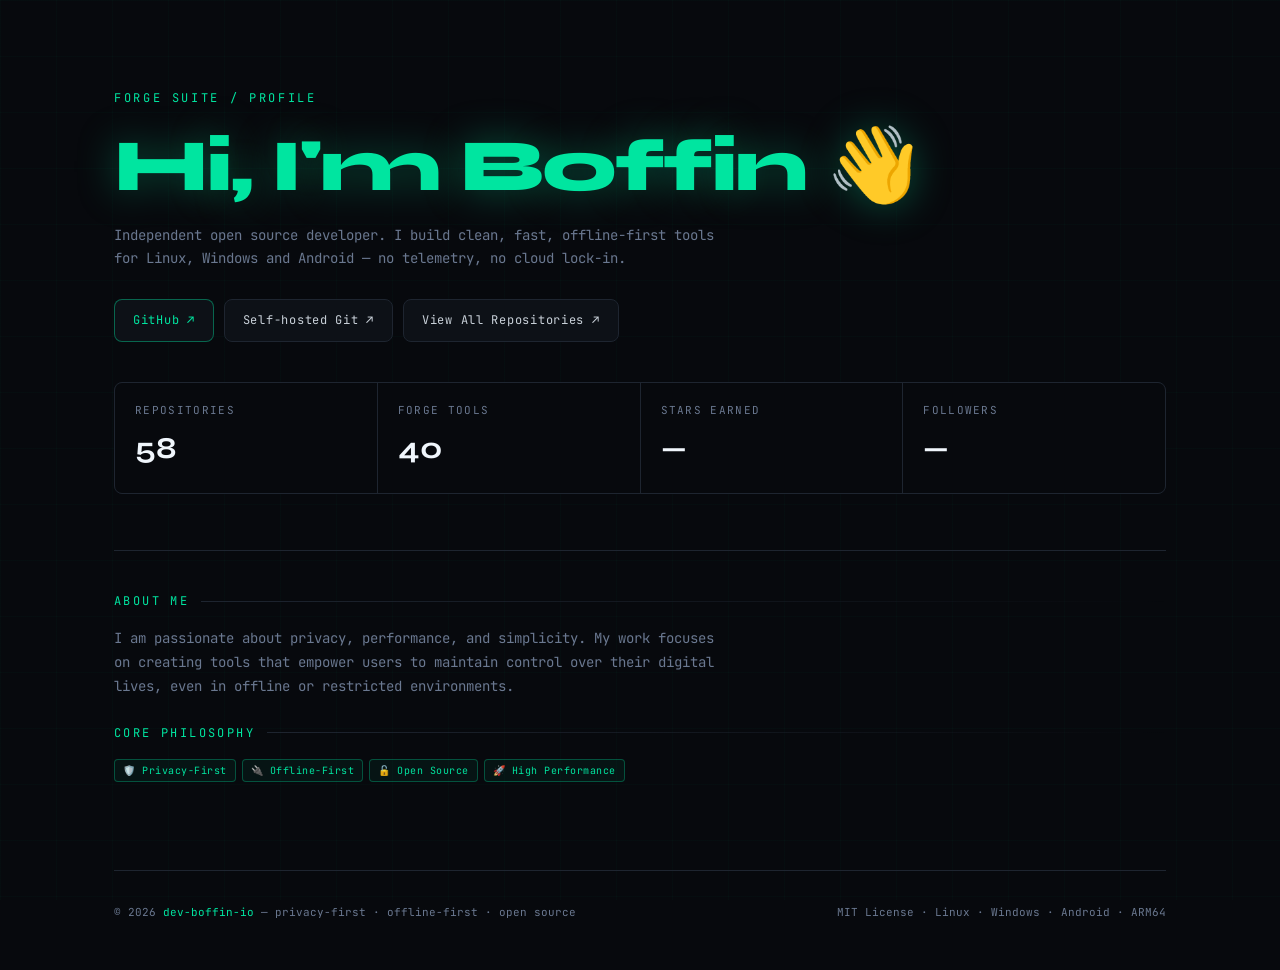
<file: index.html>
<!DOCTYPE html>
<html lang="en">
<head>
  <meta charset="UTF-8" />
  <meta name="viewport" content="width=device-width, initial-scale=1.0" />
  <title>dev-boffin-io — Forge Suite</title>
  <meta name="description" content="dev-boffin-io — independent open source developer building privacy-first, offline-first tools for Linux, Windows and Android. Home of the Forge Suite." />
  <meta name="author" content="dev-boffin-io" />
  <meta property="og:type" content="website" />
  <meta property="og:title" content="dev-boffin-io — Forge Suite" />
  <meta property="og:description" content="Privacy-first, offline-first open source tools for Linux, Windows and Android." />
  <meta property="og:url" content="https://dev-boffin-io.github.io/" />
  <meta name="theme-color" content="#07090d" />
  <link rel="canonical" href="https://dev-boffin-io.github.io/" />
  <link rel="icon" href="data:image/svg+xml,%3Csvg xmlns='http://www.w3.org/2000/svg' viewBox='0 0 100 100'%3E%3Ctext y='.9em' font-size='90'%3E%E2%9A%92%3C/text%3E%3C/svg%3E" />
  <link rel="preconnect" href="https://fonts.googleapis.com" />
  <link rel="preconnect" href="https://fonts.gstatic.com" crossorigin />
  <link href="https://fonts.googleapis.com/css2?family=JetBrains+Mono:wght@400;600&family=Syne:wght@700;800&display=swap" rel="stylesheet" />
  <link rel="stylesheet" href="assets/style.css" />
  <script type="application/ld+json">
  {
    "@context": "https://schema.org",
    "@type": "Person",
    "name": "dev-boffin-io",
    "url": "https://dev-boffin-io.github.io/",
    "sameAs": ["https://github.com/dev-boffin-io"]
  }
  </script>
</head>
<body>
  <a class="skip" href="#main">Skip to content</a>

  <main id="main" class="wrap">
    <header class="hero">
      <p class="eyebrow">forge suite / profile</p>
      <h1 class="hl">Hi, I'm Boffin 👋</h1>
      <p class="lead">Independent open source developer. I build clean, fast, offline-first tools for Linux, Windows and Android — no telemetry, no cloud lock-in.</p>

      <div class="actions">
        <a class="btn btn-primary" href="https://github.com/dev-boffin-io" target="_blank" rel="noopener">GitHub ↗</a>
        <a class="btn" href="https://git.bowfin-pleco.ts.net/" target="_blank" rel="noopener">Self-hosted Git ↗</a>
        <a id="mail" class="btn" hidden>Email</a>
        <a class="btn" href="repos.html">View All Repositories ↗</a>
      </div>

      <dl class="stats">
        <div><dt>Repositories</dt><dd id="stat-repos">—</dd></div>
        <div><dt>Forge tools</dt><dd id="stat-forge">—</dd></div>
        <div><dt>Stars earned</dt><dd id="stat-stars">—</dd></div>
        <div><dt>Followers</dt><dd id="stat-followers">—</dd></div>
      </dl>
    </header>

    <section class="documentation">
      <h2 class="group-title">About Me</h2>
      <p class="lead">I am passionate about privacy, performance, and simplicity. My work focuses on creating tools that empower users to maintain control over their digital lives, even in offline or restricted environments.</p>
      
      <h2 class="group-title">Core Philosophy</h2>
      <ul class="tags" style="list-style: none; padding: 0;">
        <li class="pill" style="margin-bottom: 8px;">🛡️ Privacy-First</li>
        <li class="pill" style="margin-bottom: 8px;">🔌 Offline-First</li>
        <li class="pill" style="margin-bottom: 8px;">🔓 Open Source</li>
        <li class="pill" style="margin-bottom: 8px;">🚀 High Performance</li>
      </ul>
    </section>

    <footer style="margin-top: 80px;">
      <div>© <span id="year"></span> <span class="g">dev-boffin-io</span> — privacy-first · offline-first · open source</div>
      <div>MIT License · Linux · Windows · Android · ARM64</div>
    </footer>
  </main>

  <noscript><p class="wrap">JavaScript is off. Browse all projects on <a href="https://github.com/dev-boffin-io">GitHub</a>.</p></noscript>
  <script src="assets/app.js" defer></script>
</body>
</html>
</file>
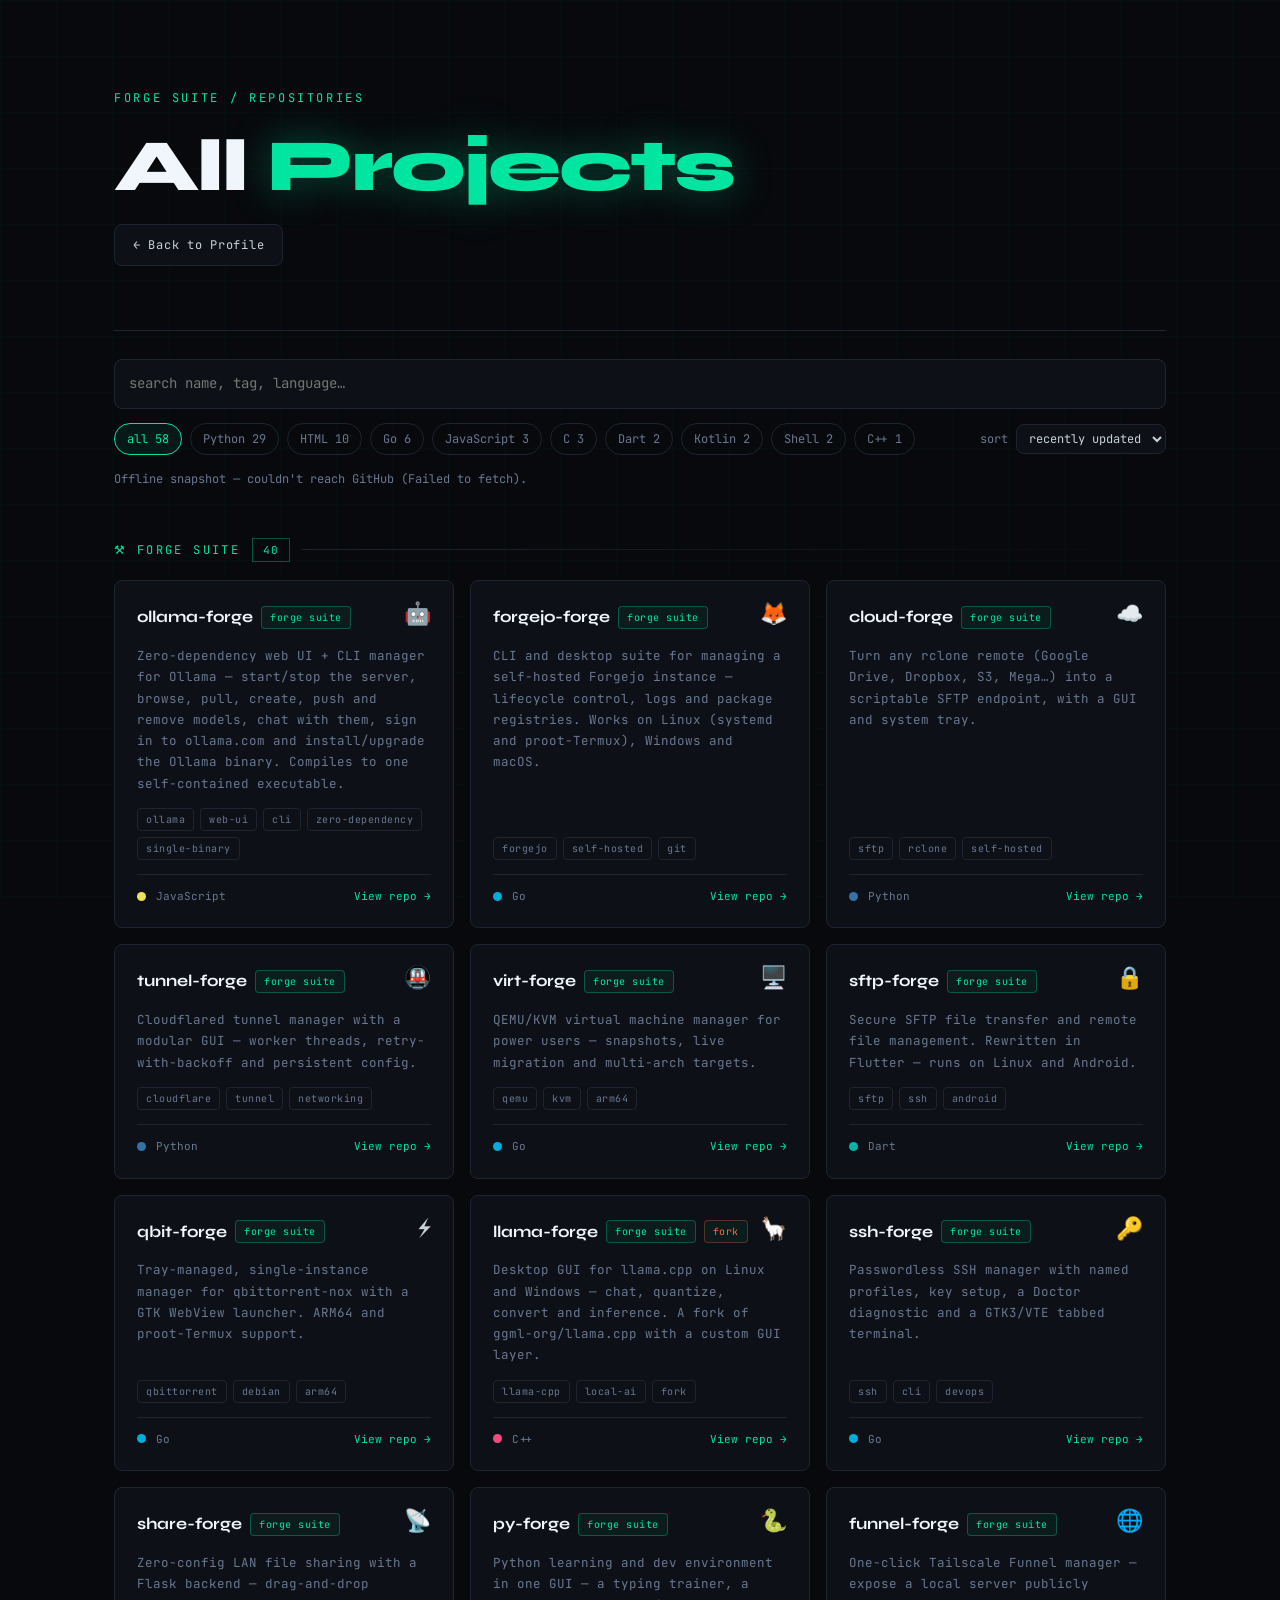
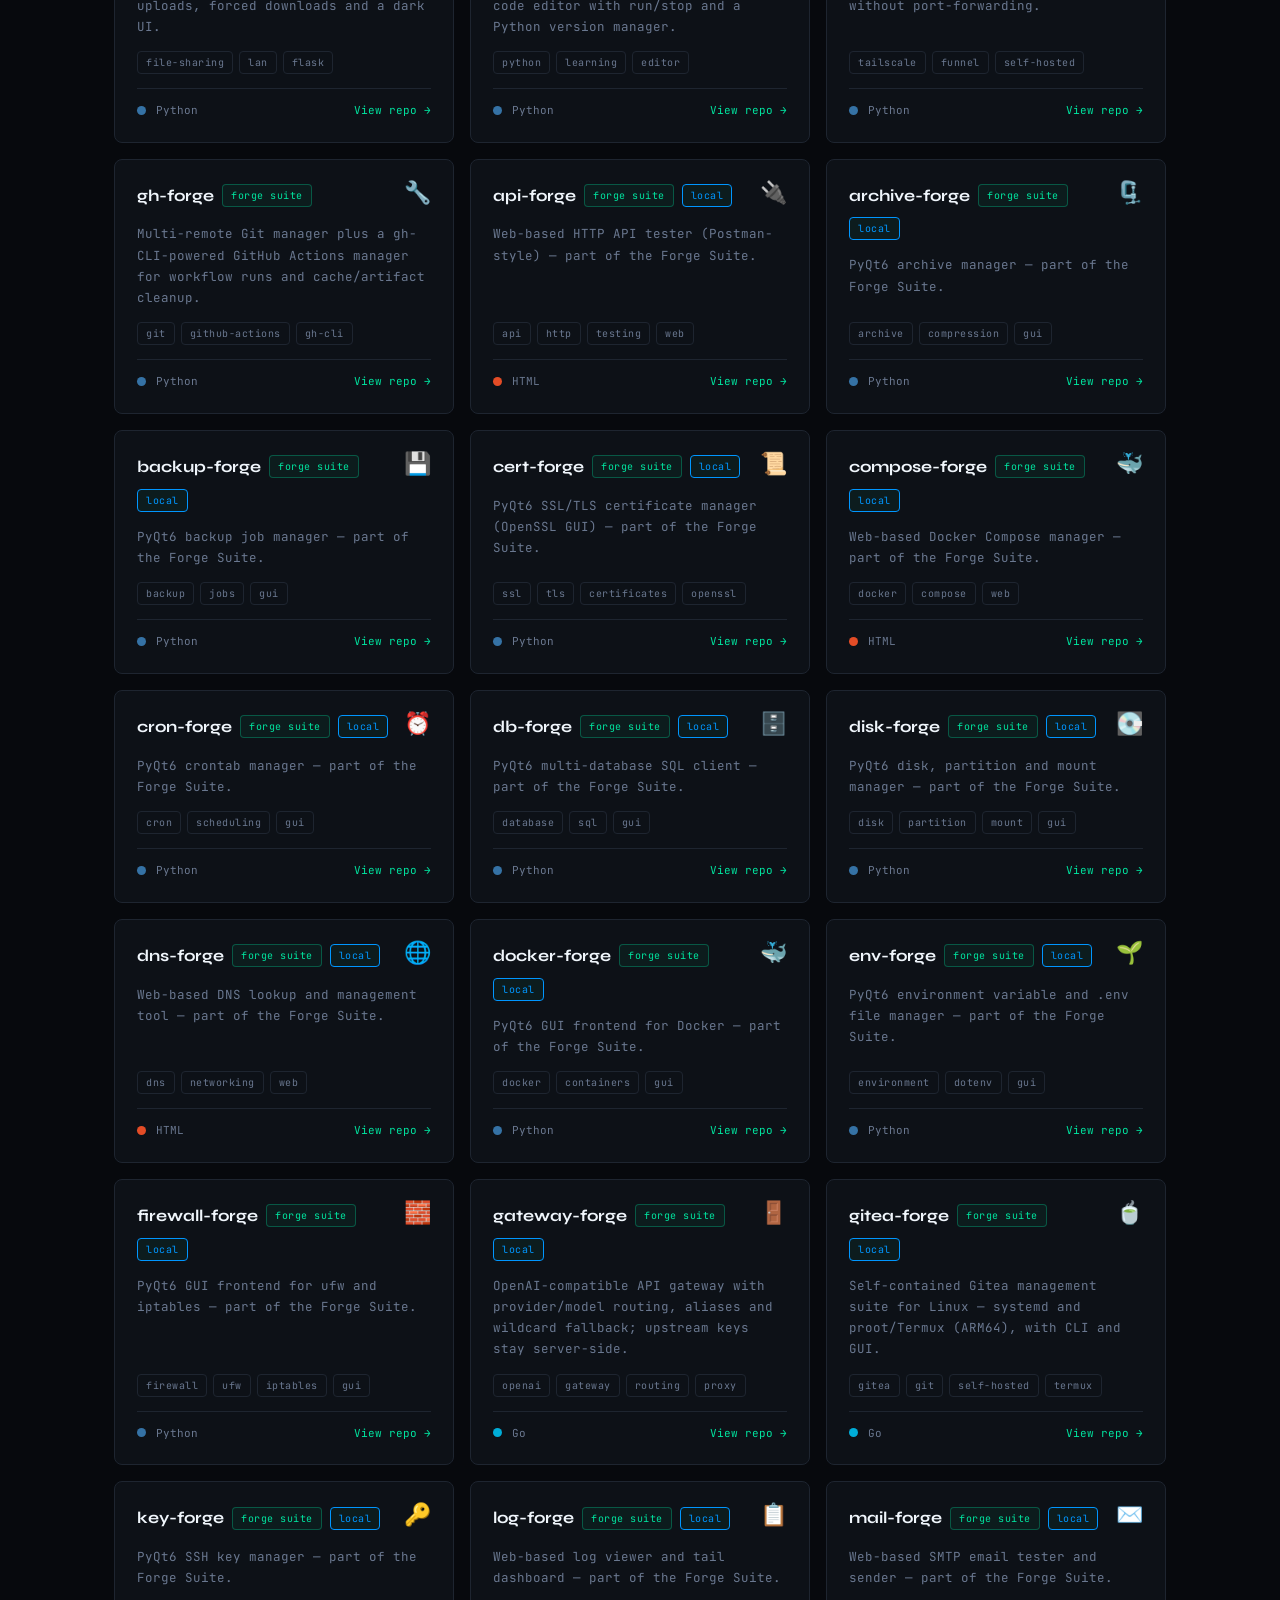
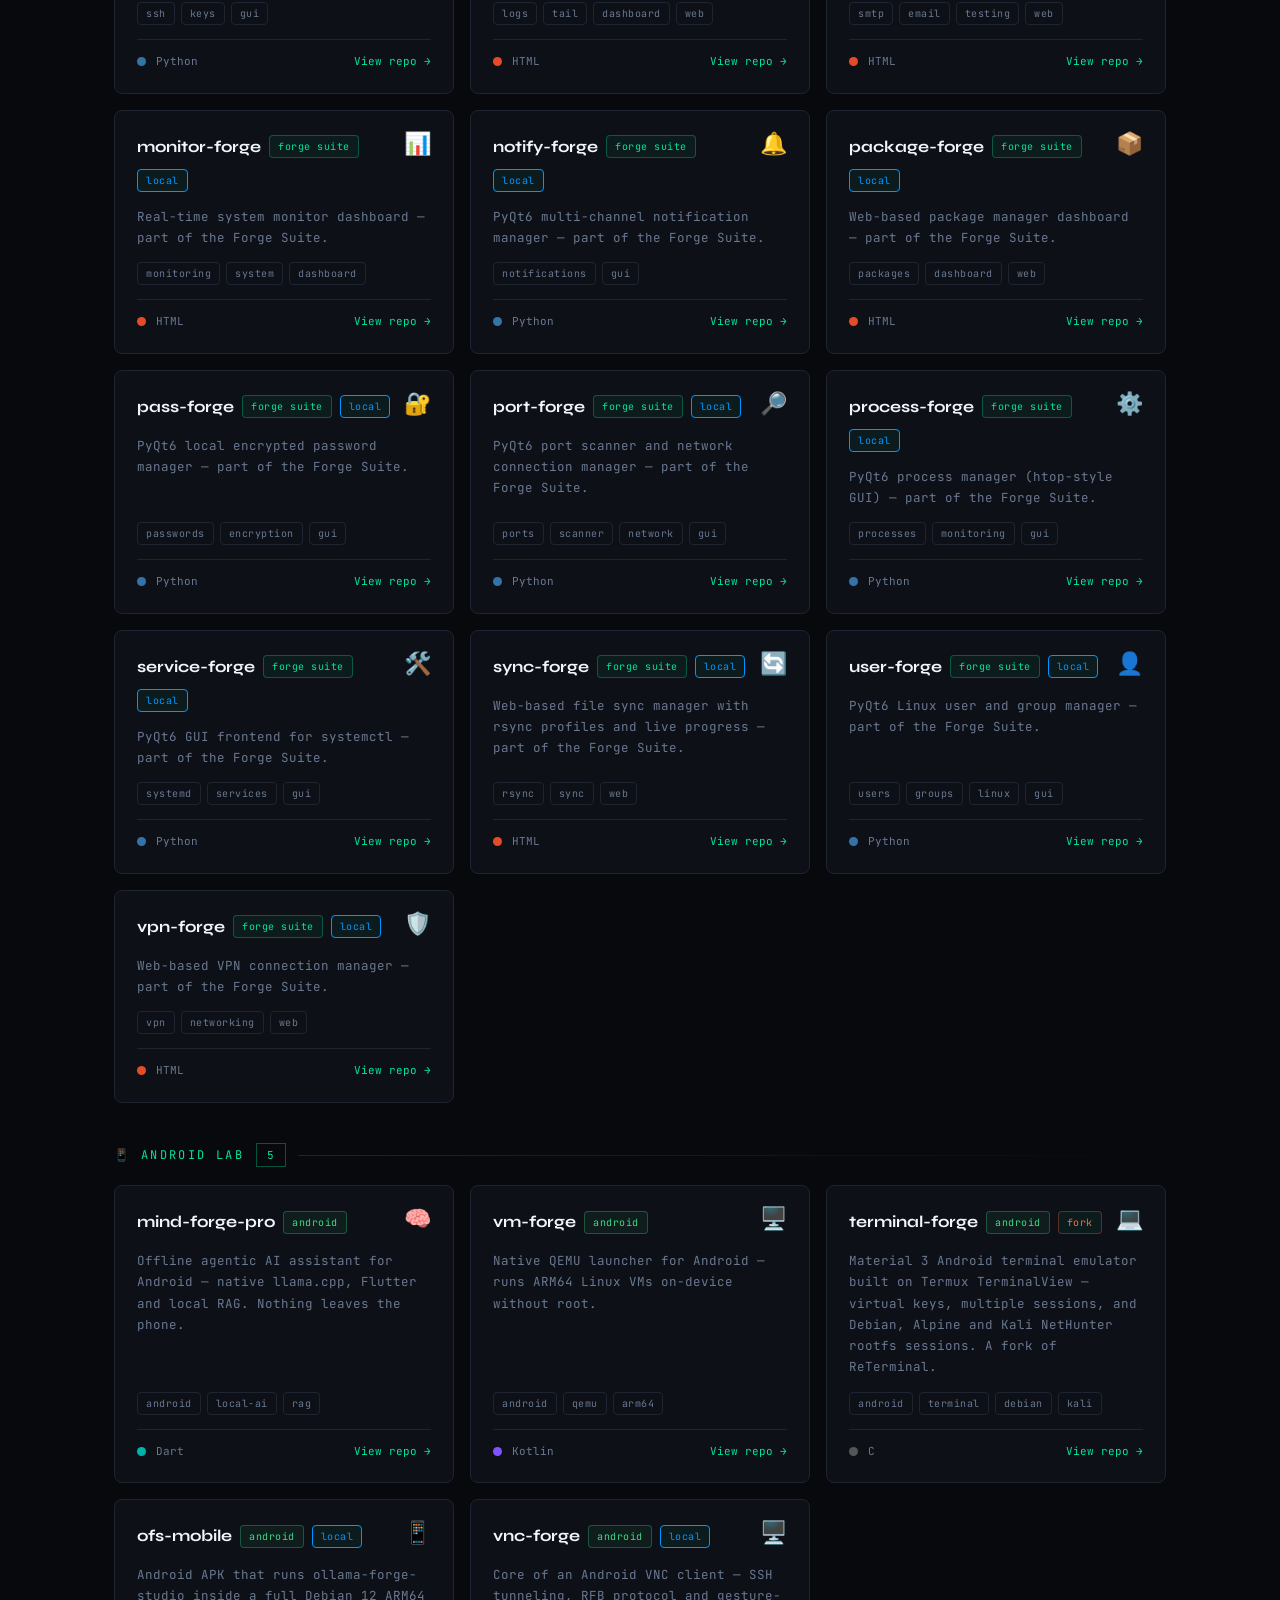
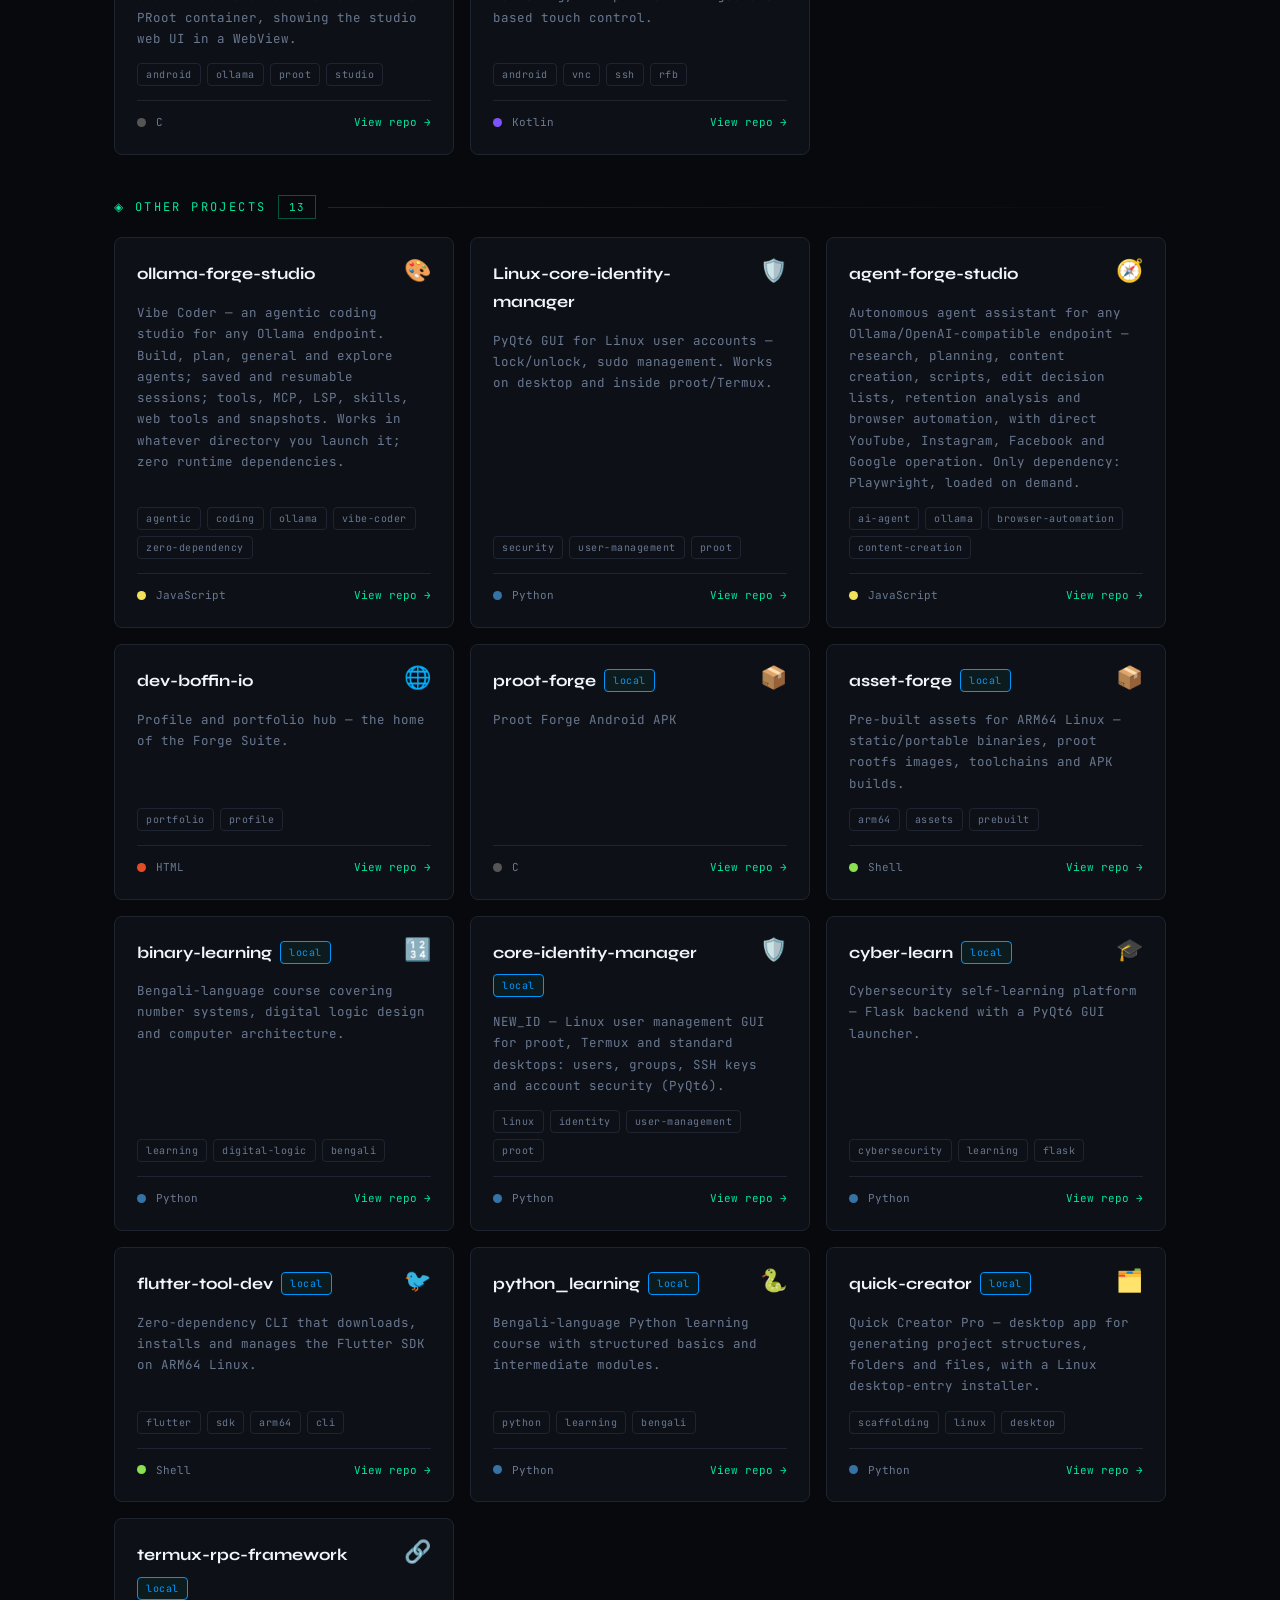
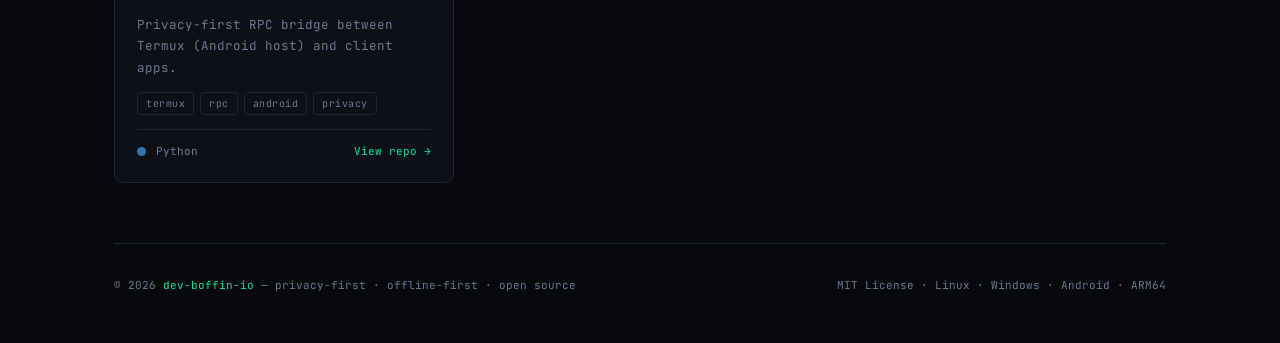
<file: repos.html>
<!DOCTYPE html>
<html lang="en">
<head>
  <meta charset="UTF-8" />
  <meta name="viewport" content="width=device-width, initial-scale=1.0" />
  <title>Repositories — dev-boffin-io</title>
  <meta name="description" content="Browse all repositories by dev-boffin-io" />
  <link rel="icon" href="data:image/svg+xml,%3Csvg xmlns='http://www.w3.org/2000/svg' viewBox='0 0 100 100'%3E%3Ctext y='.9em' font-size='90'%3E%E2%9A%92%3C/text%3E%3C/svg%3E" />
  <link rel="preconnect" href="https://fonts.googleapis.com" />
  <link rel="preconnect" href="https://fonts.gstatic.com" crossorigin />
  <link href="https://fonts.googleapis.com/css2?family=JetBrains+Mono:wght@400;600&family=Syne:wght@700;800&display=swap" rel="stylesheet" />
  <link rel="stylesheet" href="assets/style.css" />
</head>
<body>
  <a class="skip" href="#main">Skip to content</a>

  <main id="main" class="wrap">
    <header class="hero" style="padding-bottom: 24px;">
      <p class="eyebrow">forge suite / repositories</p>
      <h1>All <span class="hl">Projects</span></h1>
      <div class="actions">
        <a class="btn" href="index.html">← Back to Profile</a>
      </div>
    </header>

    <section class="controls" aria-label="Filter repositories">
      <label class="search">
        <span class="sr-only">Search repositories</span>
        <input id="search" type="search" placeholder="search name, tag, language…" autocomplete="off" />
      </label>
      <div class="row">
        <div id="lang-chips" class="chips" role="group" aria-label="Filter by language"></div>
        <label class="sort">sort
          <select id="sort">
            <option value="updated">recently updated</option>
            <option value="stars">most stars</option>
            <option value="name">name</option>
          </select>
        </label>
      </div>
      <p id="status" class="status" role="status" aria-live="polite">Loading…</p>
    </section>

    <section class="group" aria-labelledby="h-forge" hidden>
      <h2 id="h-forge" class="group-title">⚒ Forge Suite <span class="count" id="c-forge"></span></h2>
      <div class="grid" id="grid-forge"></div>
    </section>

    <section class="group" aria-labelledby="h-android" hidden>
      <h2 id="h-android" class="group-title">📱 Android Lab <span class="count" id="c-android"></span></h2>
      <div class="grid" id="grid-android"></div>
    </section>

    <section class="group" aria-labelledby="h-other" hidden>
      <h2 id="h-other" class="group-title">◈ Other projects <span class="count" id="c-other"></span></h2>
      <div class="grid" id="grid-other"></div>
    </section>

    <p id="empty" class="empty" hidden>No repositories match your filters.</p>

    <footer>
      <div>© <span id="year"></span> <span class="g">dev-boffin-io</span> — privacy-first · offline-first · open source</div>
      <div>MIT License · Linux · Windows · Android · ARM64</div>
    </footer>
  </main>

  <noscript><p class="wrap">JavaScript is off. Browse all projects on <a href="https://github.com/dev-boffin-io">GitHub</a>.</p></noscript>
  <script src="assets/app.js" defer></script>
</body>
</html>
</file>
<file: assets/style.css>
:root {
  --bg: #07090d;
  --surface: #0d1117;
  --border: #1e2530;
  --text: #c9d1d9;
  --muted: #6a7890;
  --heading: #f0f6fc;
  --accent: #00e5a0;
  --accent2: #0096ff;
  --accent3: #ff6b35;
  --android: #3ddc84;
  --radius: 8px;
  color-scheme: dark;
}

*, *::before, *::after { box-sizing: border-box; }
html { scroll-behavior: smooth; }
[hidden] { display: none !important; }

body {
  margin: 0;
  min-height: 100vh;
  background: var(--bg);
  color: var(--text);
  font: 14px/1.7 'JetBrains Mono', ui-monospace, SFMono-Regular, Menlo, monospace;
}

body::before {
  content: "";
  position: fixed;
  inset: 0;
  background-image:
    linear-gradient(rgba(0,229,160,.025) 1px, transparent 1px),
    linear-gradient(90deg, rgba(0,229,160,.025) 1px, transparent 1px);
  background-size: 56px 56px;
  pointer-events: none;
  z-index: 0;
}

a { color: inherit; }
:focus-visible { outline: 2px solid var(--accent); outline-offset: 3px; }
.sr-only { position: absolute; width: 1px; height: 1px; overflow: hidden; clip: rect(0 0 0 0); white-space: nowrap; }
.skip { position: absolute; left: -999px; }
.skip:focus { left: 16px; top: 16px; background: var(--accent); color: #000; padding: 8px 12px; z-index: 9; }

.wrap { position: relative; z-index: 1; max-width: 1100px; margin: 0 auto; padding: 0 24px; }

/* hero */
.hero { padding: 88px 0 56px; border-bottom: 1px solid var(--border); }
.eyebrow { margin: 0 0 20px; font-size: 12px; letter-spacing: .22em; text-transform: uppercase; color: var(--accent); }
h1 {
  margin: 0 0 18px;
  font-family: 'Syne', sans-serif;
  font-weight: 800;
  font-size: clamp(2.6rem, 6vw, 4.6rem);
  line-height: 1.05;
  letter-spacing: -.03em;
  color: var(--heading);
}
.hl { color: var(--accent); text-shadow: 0 0 40px rgba(0,229,160,.35); }
.lead { max-width: 600px; margin: 0 0 28px; color: var(--muted); }

.actions { display: flex; flex-wrap: wrap; gap: 10px; margin-bottom: 40px; }
.btn {
  display: inline-flex; align-items: center; gap: 6px;
  padding: 10px 18px;
  border: 1px solid var(--border); border-radius: var(--radius);
  background: var(--surface); color: var(--text);
  text-decoration: none; font-size: 12px; letter-spacing: .06em;
  transition: border-color .2s, color .2s;
}
.btn:hover { border-color: var(--accent); color: var(--accent); }
.btn-primary { border-color: rgba(0,229,160,.4); color: var(--accent); }

.stats {
  display: grid; grid-template-columns: repeat(auto-fit, minmax(150px, 1fr));
  gap: 1px; margin: 0; overflow: hidden;
  background: var(--border); border: 1px solid var(--border); border-radius: var(--radius);
}
.stats > div { background: var(--bg); padding: 18px 20px; }
.stats dt { font-size: 11px; letter-spacing: .12em; text-transform: uppercase; color: var(--muted); }
.stats dd { margin: 4px 0 0; font-family: 'Syne', sans-serif; font-size: 1.9rem; font-weight: 700; color: var(--heading); }

/* controls */
.controls { display: grid; gap: 14px; padding: 28px 0 8px; }
#search {
  width: 100%; padding: 12px 14px;
  background: var(--surface); color: var(--heading);
  border: 1px solid var(--border); border-radius: var(--radius);
  font: inherit;
}
#search:focus { outline: none; border-color: var(--accent); }
.row { display: flex; flex-wrap: wrap; align-items: center; justify-content: space-between; gap: 12px; }
.chips { display: flex; flex-wrap: wrap; gap: 8px; }
.chip {
  padding: 5px 12px; border: 1px solid var(--border); border-radius: 999px;
  background: transparent; color: var(--muted);
  font: inherit; font-size: 12px; cursor: pointer;
}
.chip:hover, .chip[aria-pressed="true"] {
  border-color: var(--accent); color: var(--accent); background: rgba(0,229,160,.07);
}
.sort { display: flex; align-items: center; gap: 8px; font-size: 12px; color: var(--muted); }
.sort select {
  padding: 5px 8px; background: var(--surface); color: var(--text);
  border: 1px solid var(--border); border-radius: var(--radius); font: inherit;
}
.status { margin: 0; font-size: 12px; color: var(--muted); }

/* groups */
.group { padding-top: 40px; }
.group-title {
  display: flex; align-items: center; gap: 12px;
  margin: 0 0 18px; font-size: 12px; font-weight: 400;
  letter-spacing: .2em; text-transform: uppercase; color: var(--accent);
}
.group-title::after { content: ""; flex: 1; height: 1px; background: linear-gradient(90deg, var(--border), transparent); }
.count { font-size: 11px; letter-spacing: .06em; padding: 2px 10px; border: 1px solid rgba(0,229,160,.35); }

.grid { display: grid; grid-template-columns: repeat(auto-fill, minmax(290px, 1fr)); gap: 16px; }

/* cards */
.card {
  position: relative; overflow: hidden;
  display: flex; flex-direction: column; gap: 14px;
  padding: 22px;
  background: var(--surface); border: 1px solid var(--border); border-radius: var(--radius);
  transition: border-color .2s, transform .2s;
}
.card::before {
  content: ""; position: absolute; top: 0; left: 0; right: 0; height: 2px;
  background: linear-gradient(90deg, var(--accent-c, var(--accent)), transparent);
  opacity: 0; transition: opacity .25s;
}
.card:hover { border-color: #2a3340; transform: translateY(-2px); }
.card:hover::before { opacity: 1; }

.card-top { display: flex; justify-content: space-between; align-items: flex-start; gap: 12px; }
.card-title { display: flex; flex-wrap: wrap; align-items: center; gap: 8px; }
.card-name {
  font-family: 'Syne', sans-serif; font-weight: 700; font-size: 1.02rem;
  color: var(--heading); text-decoration: none; word-break: break-word;
}
.card-name:hover { color: var(--accent); }
.card-icon { font-size: 22px; line-height: 1; }
.card-desc { flex: 1; margin: 0; font-size: 12.5px; color: var(--muted); }

.tags { display: flex; flex-wrap: wrap; gap: 6px; margin: 0; padding: 0; list-style: none; }
.tag, .pill {
  padding: 2px 8px; border: 1px solid var(--border); border-radius: 4px;
  font-size: 10px; letter-spacing: .05em; color: var(--muted);
}
.pill { color: var(--accent); border-color: rgba(0,229,160,.3); background: rgba(0,229,160,.05); }
.pill-android { color: var(--android); border-color: rgba(61,220,132,.3); background: rgba(61,220,132,.06); }
.pill-warn { color: var(--accent3); border-color: rgba(255,107,53,.3); }

.card-foot {
  display: flex; flex-wrap: wrap; justify-content: space-between; align-items: center; gap: 10px;
  padding-top: 12px; border-top: 1px solid var(--border);
  font-size: 11px; color: var(--muted);
}
.meta { display: flex; flex-wrap: wrap; align-items: center; gap: 10px; }
.dot { display: inline-block; width: 9px; height: 9px; border-radius: 50%; }
.card-link { color: var(--accent); text-decoration: none; }
.card-link:hover { text-decoration: underline; }

.documentation { padding-top: 40px; }
.documentation h2 { margin-bottom: 16px; }
.documentation p { margin-bottom: 24px; }

.empty { padding: 40px 0; text-align: center; color: var(--muted); }

footer {
  display: flex; flex-wrap: wrap; justify-content: space-between; gap: 12px;
  margin-top: 60px; padding: 32px 0 48px;
  border-top: 1px solid var(--border);
  font-size: 11px; color: var(--muted);
}
footer .g { color: var(--accent); }

@media (max-width: 560px) {
  .hero { padding: 56px 0 40px; }
  .wrap { padding: 0 16px; }
}
@media (prefers-reduced-motion: reduce) {
  *, *::before, *::after { transition: none !important; scroll-behavior: auto !important; }
}
</file>
